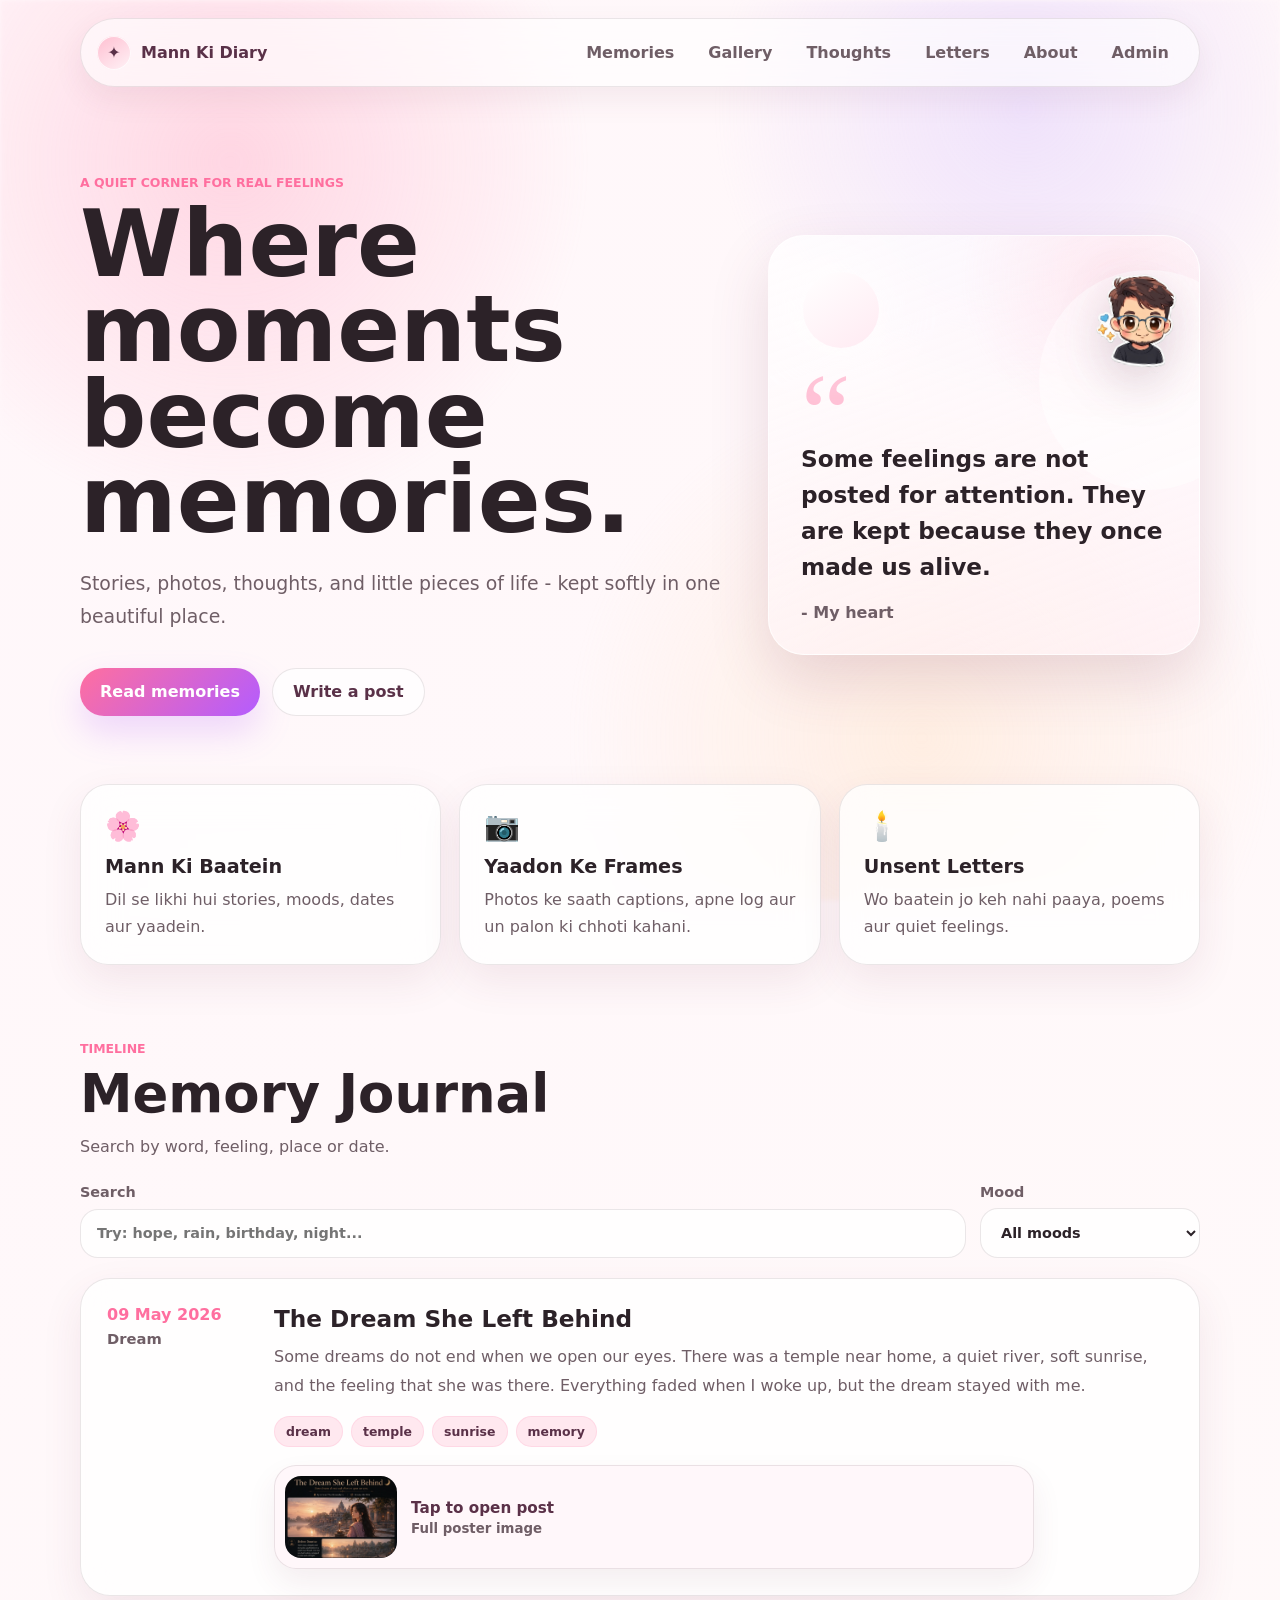
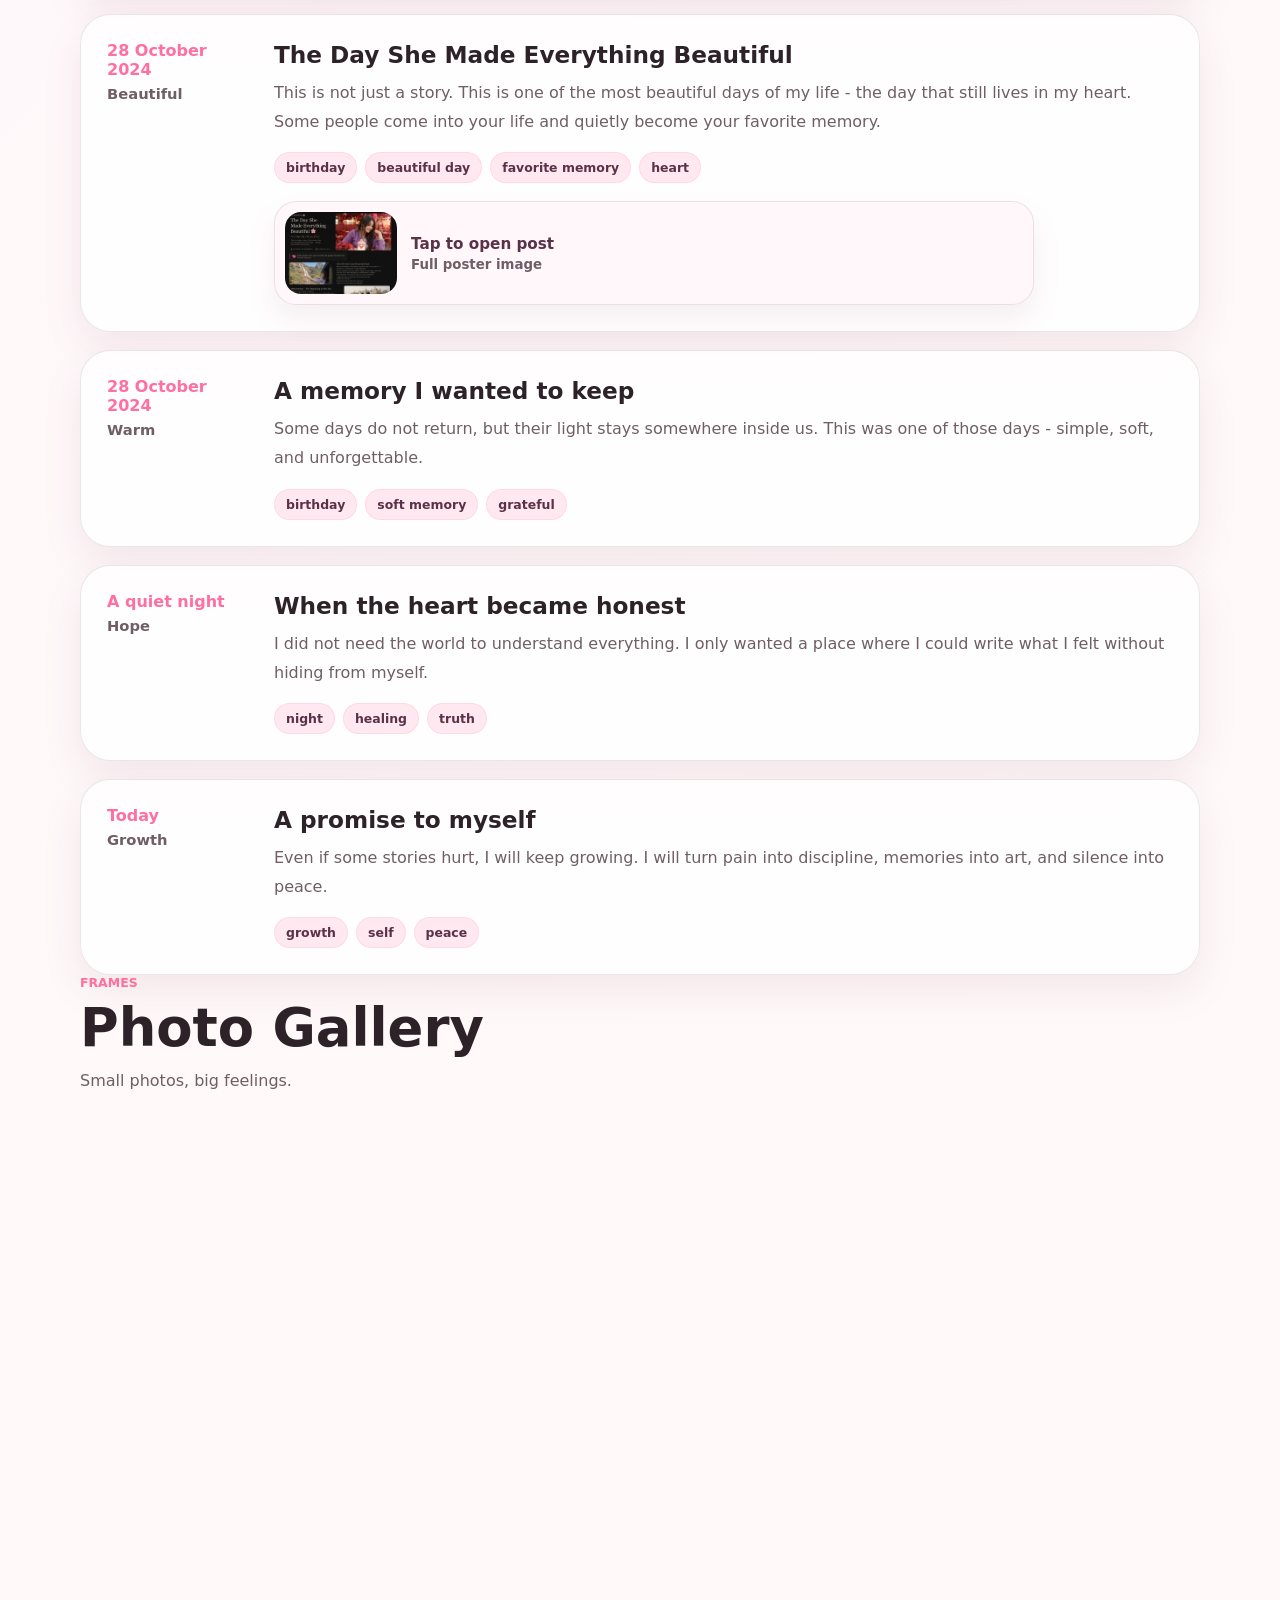
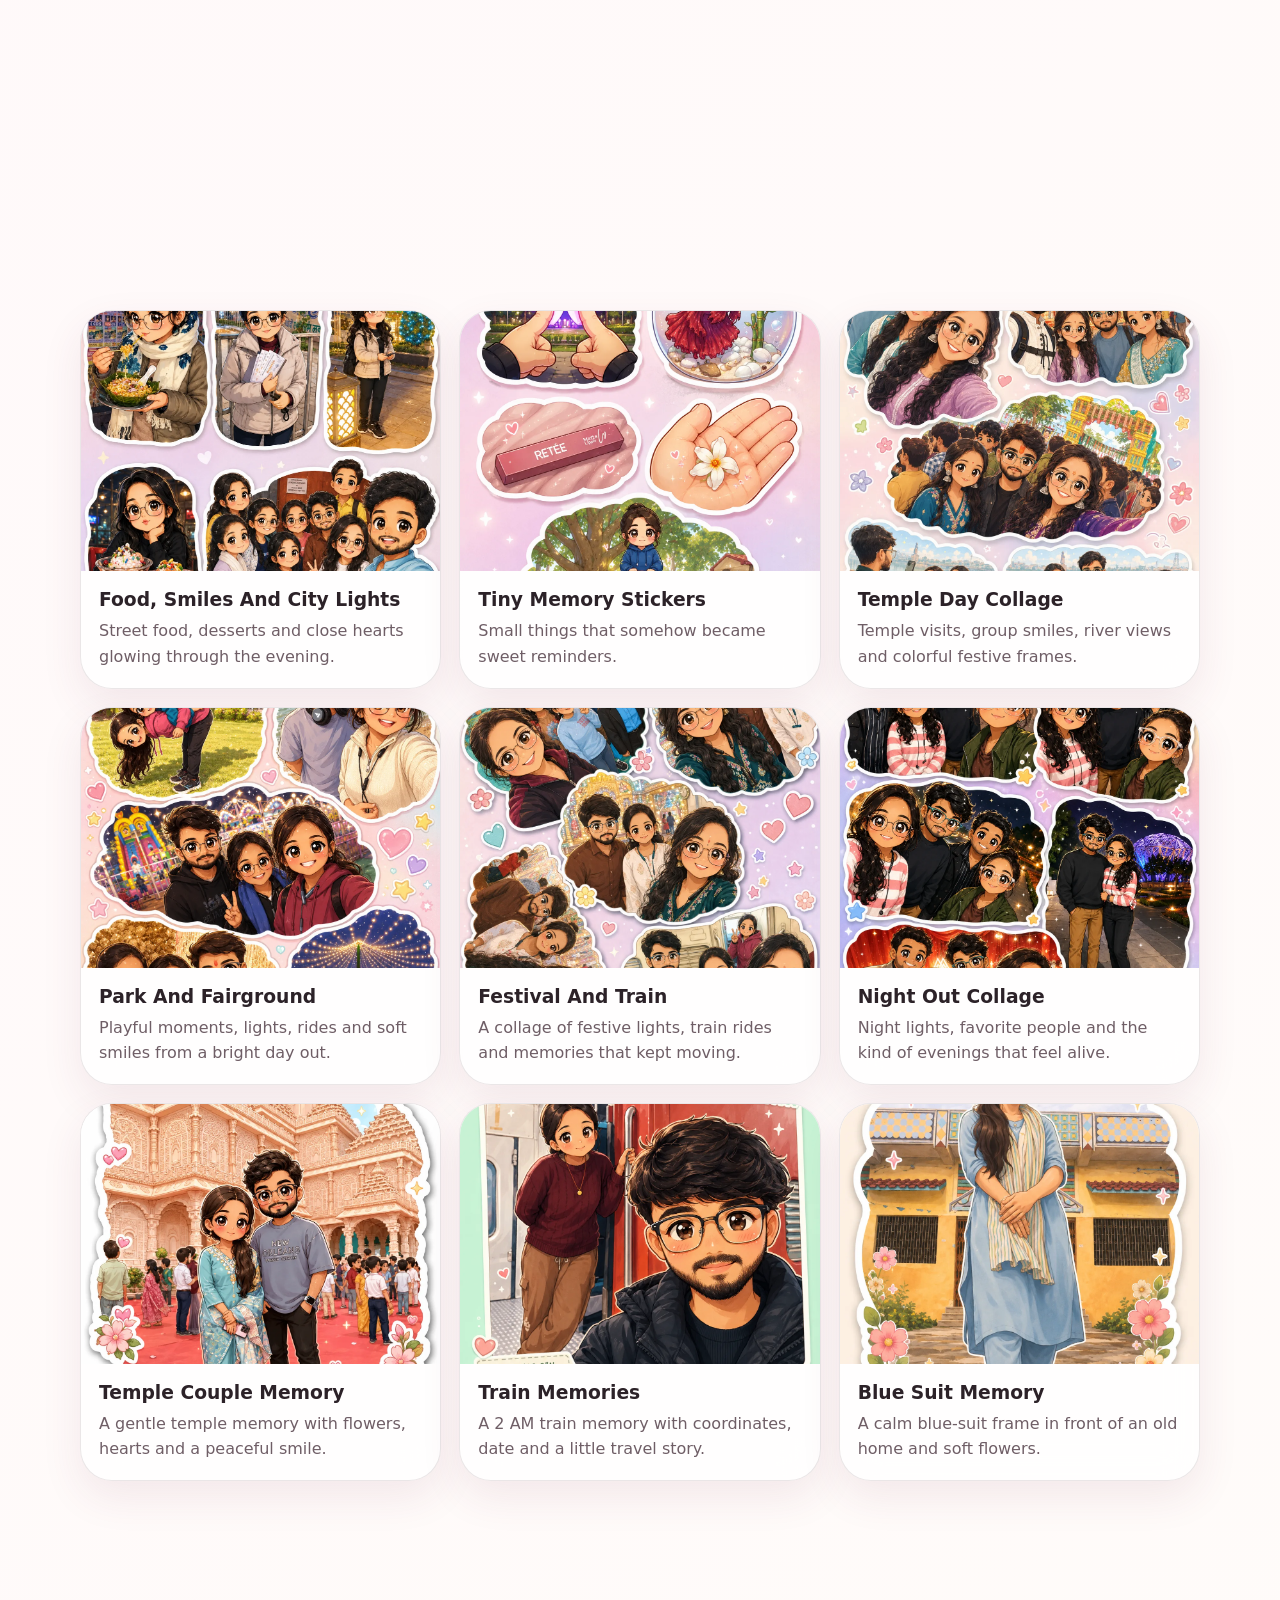
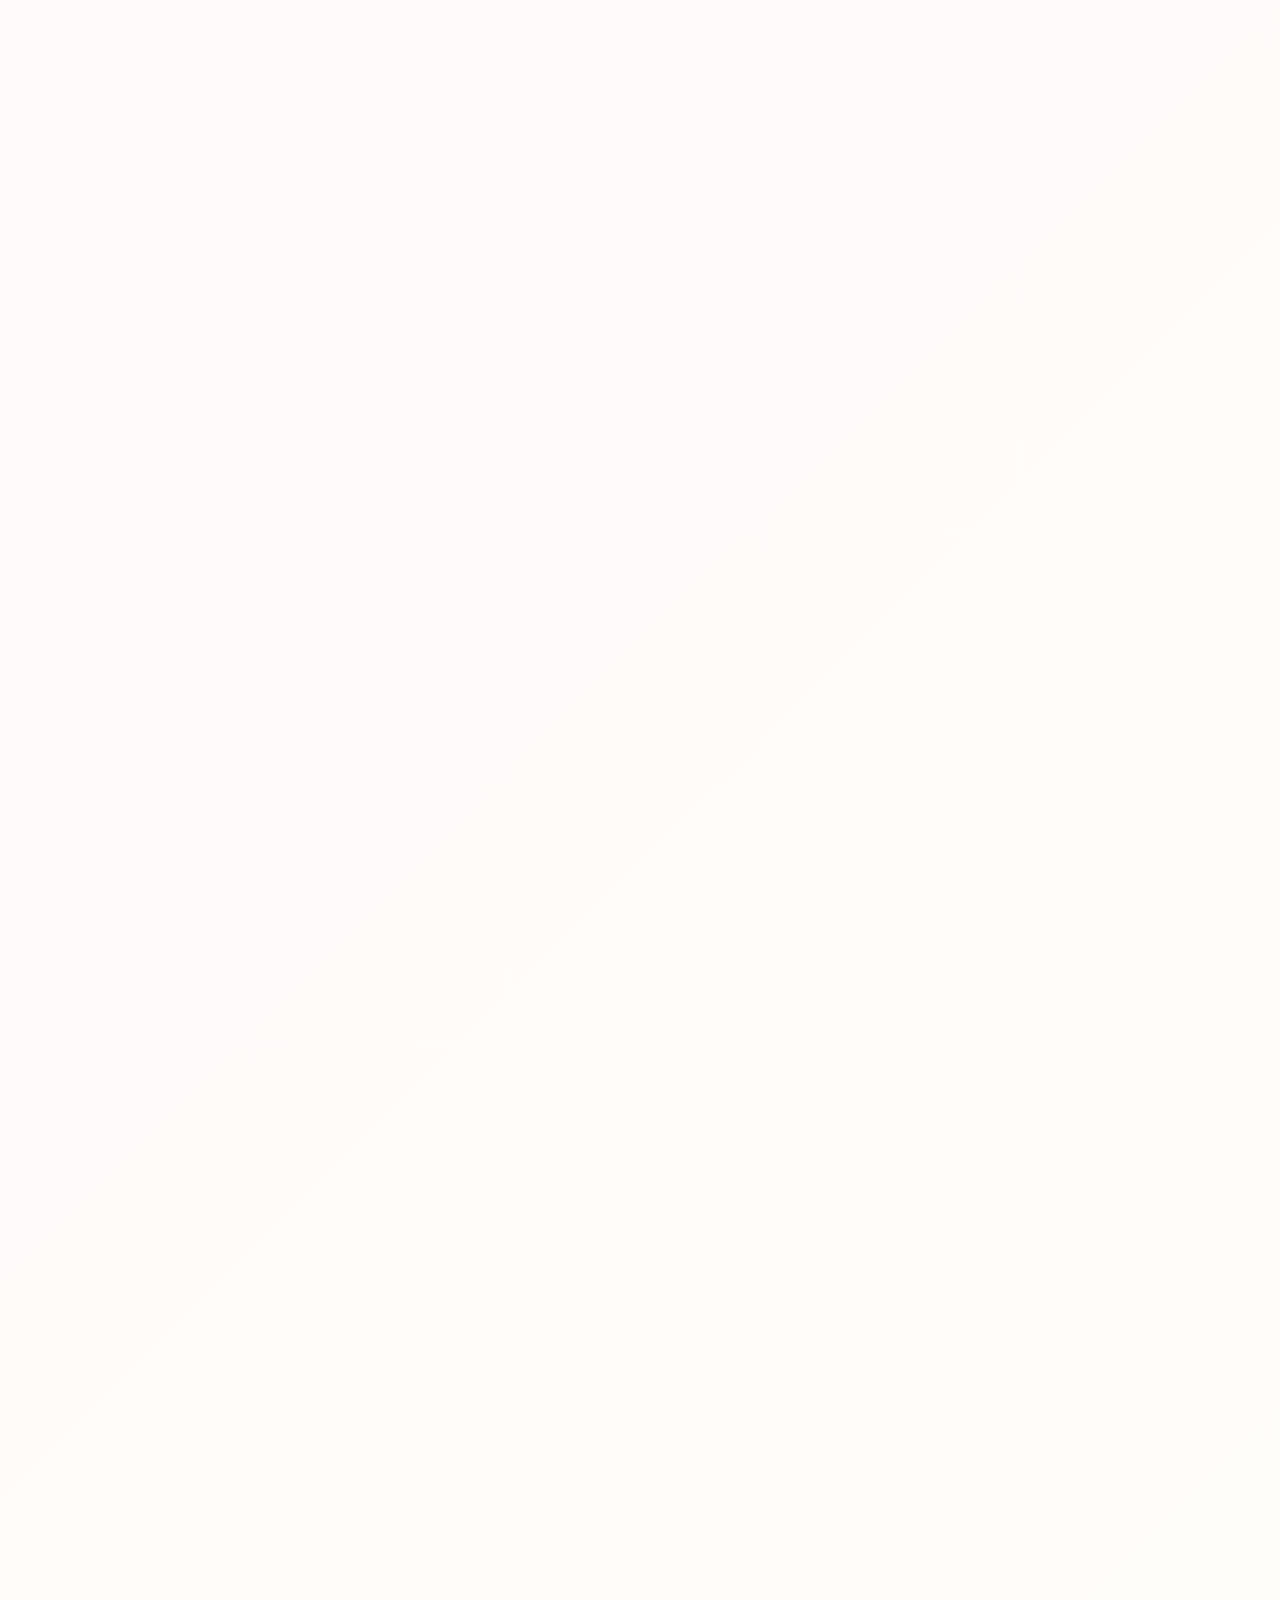
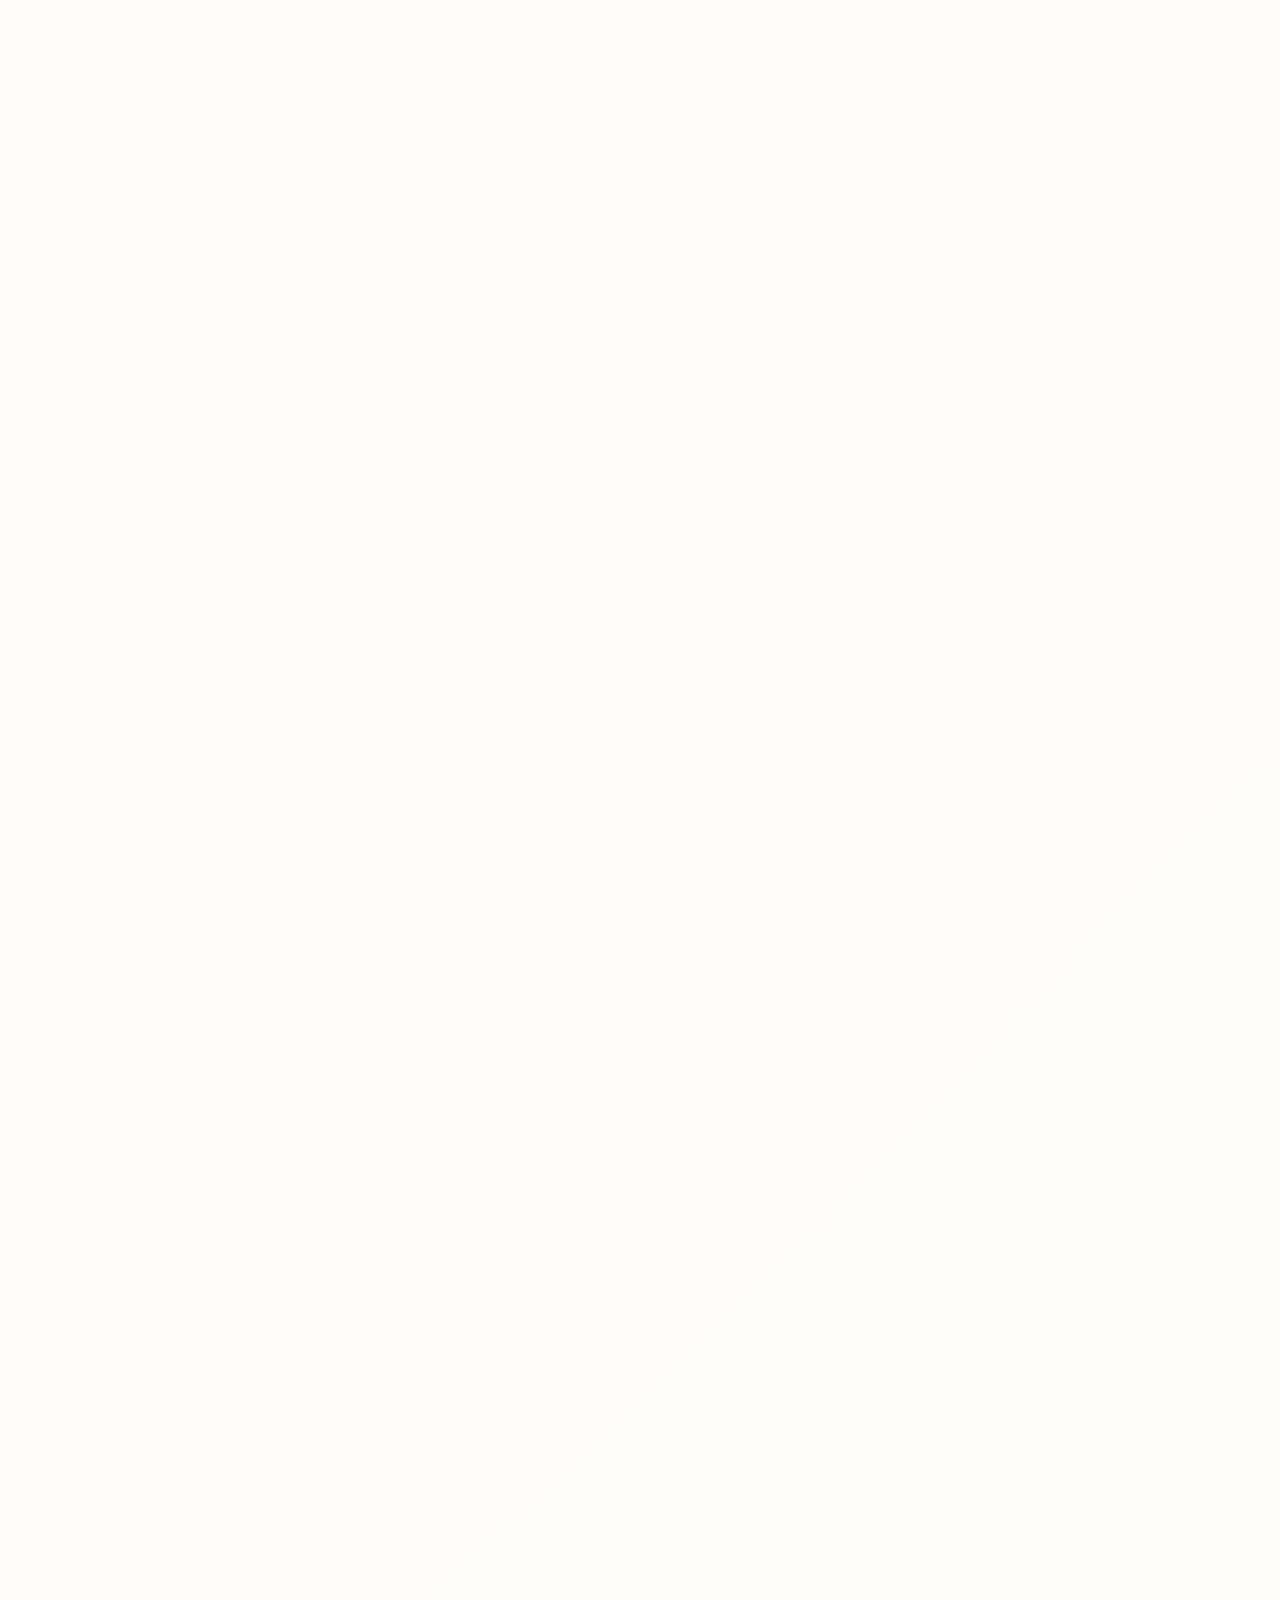
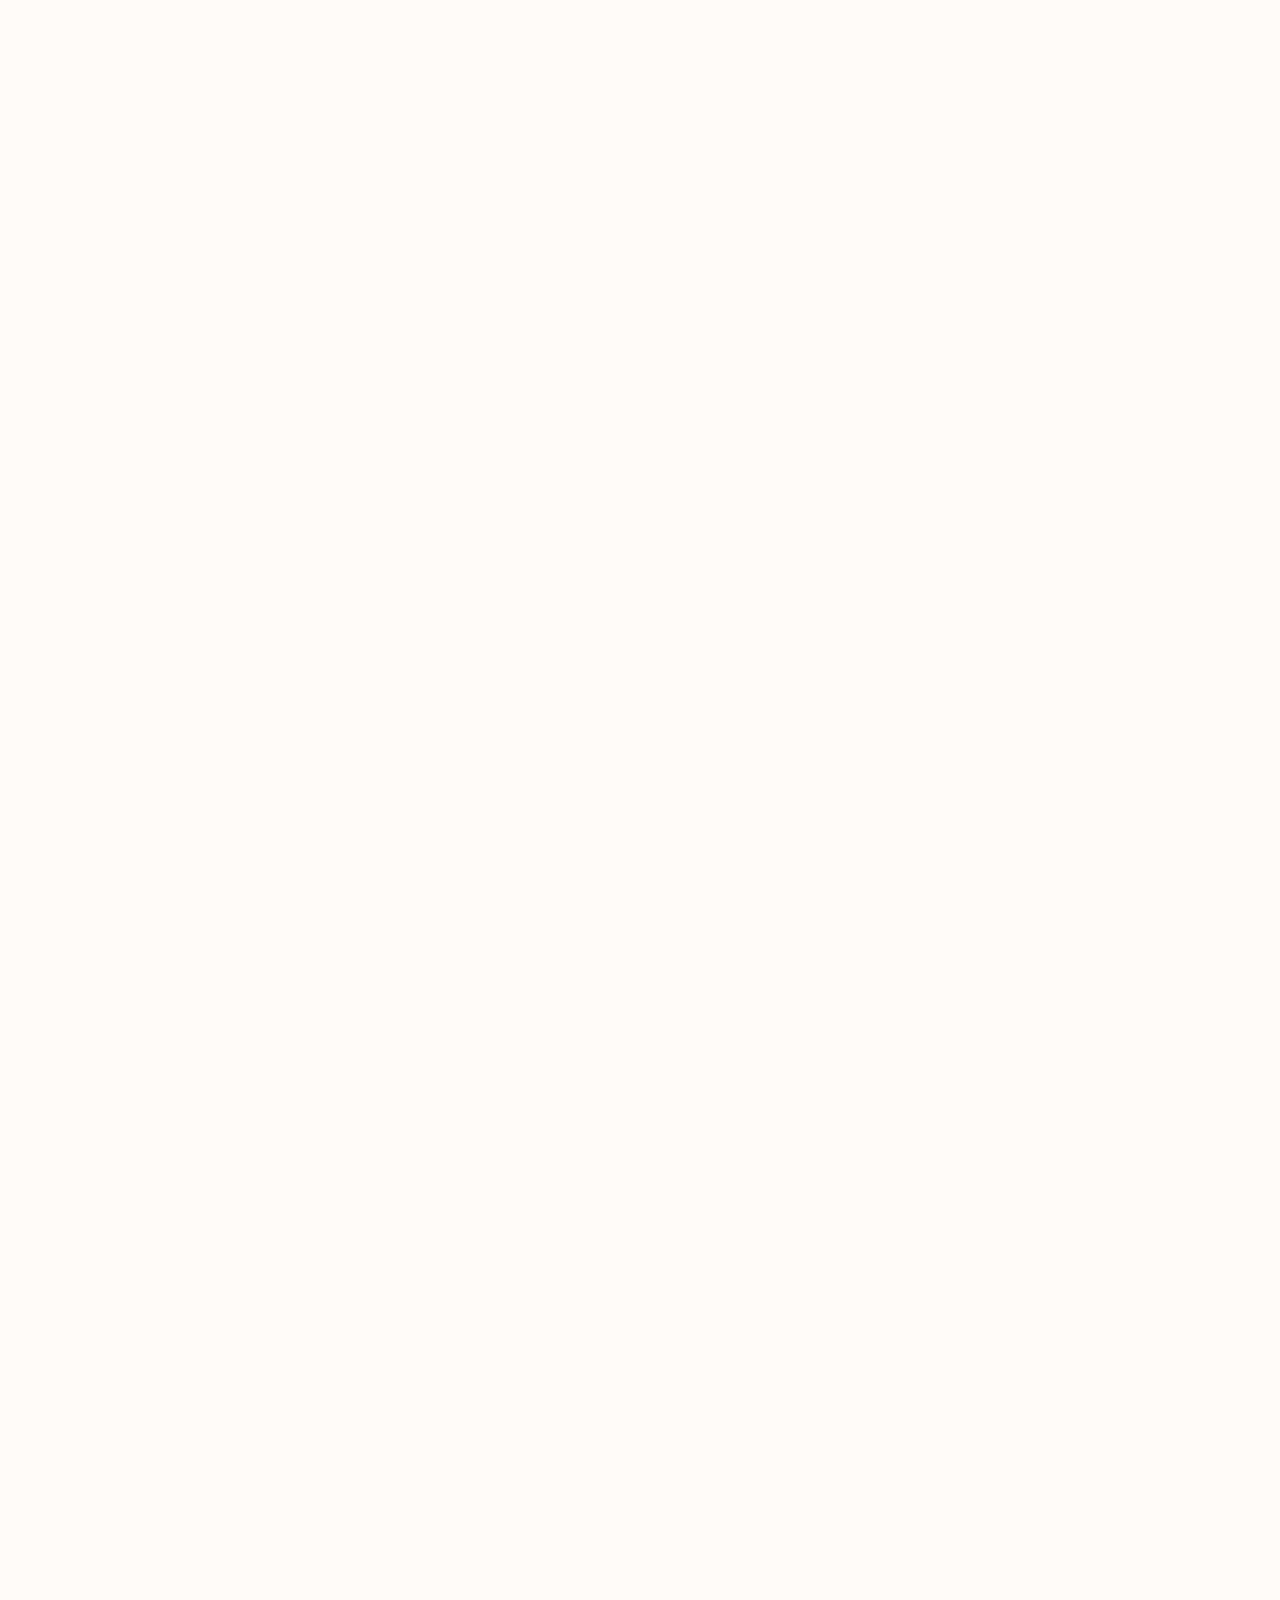
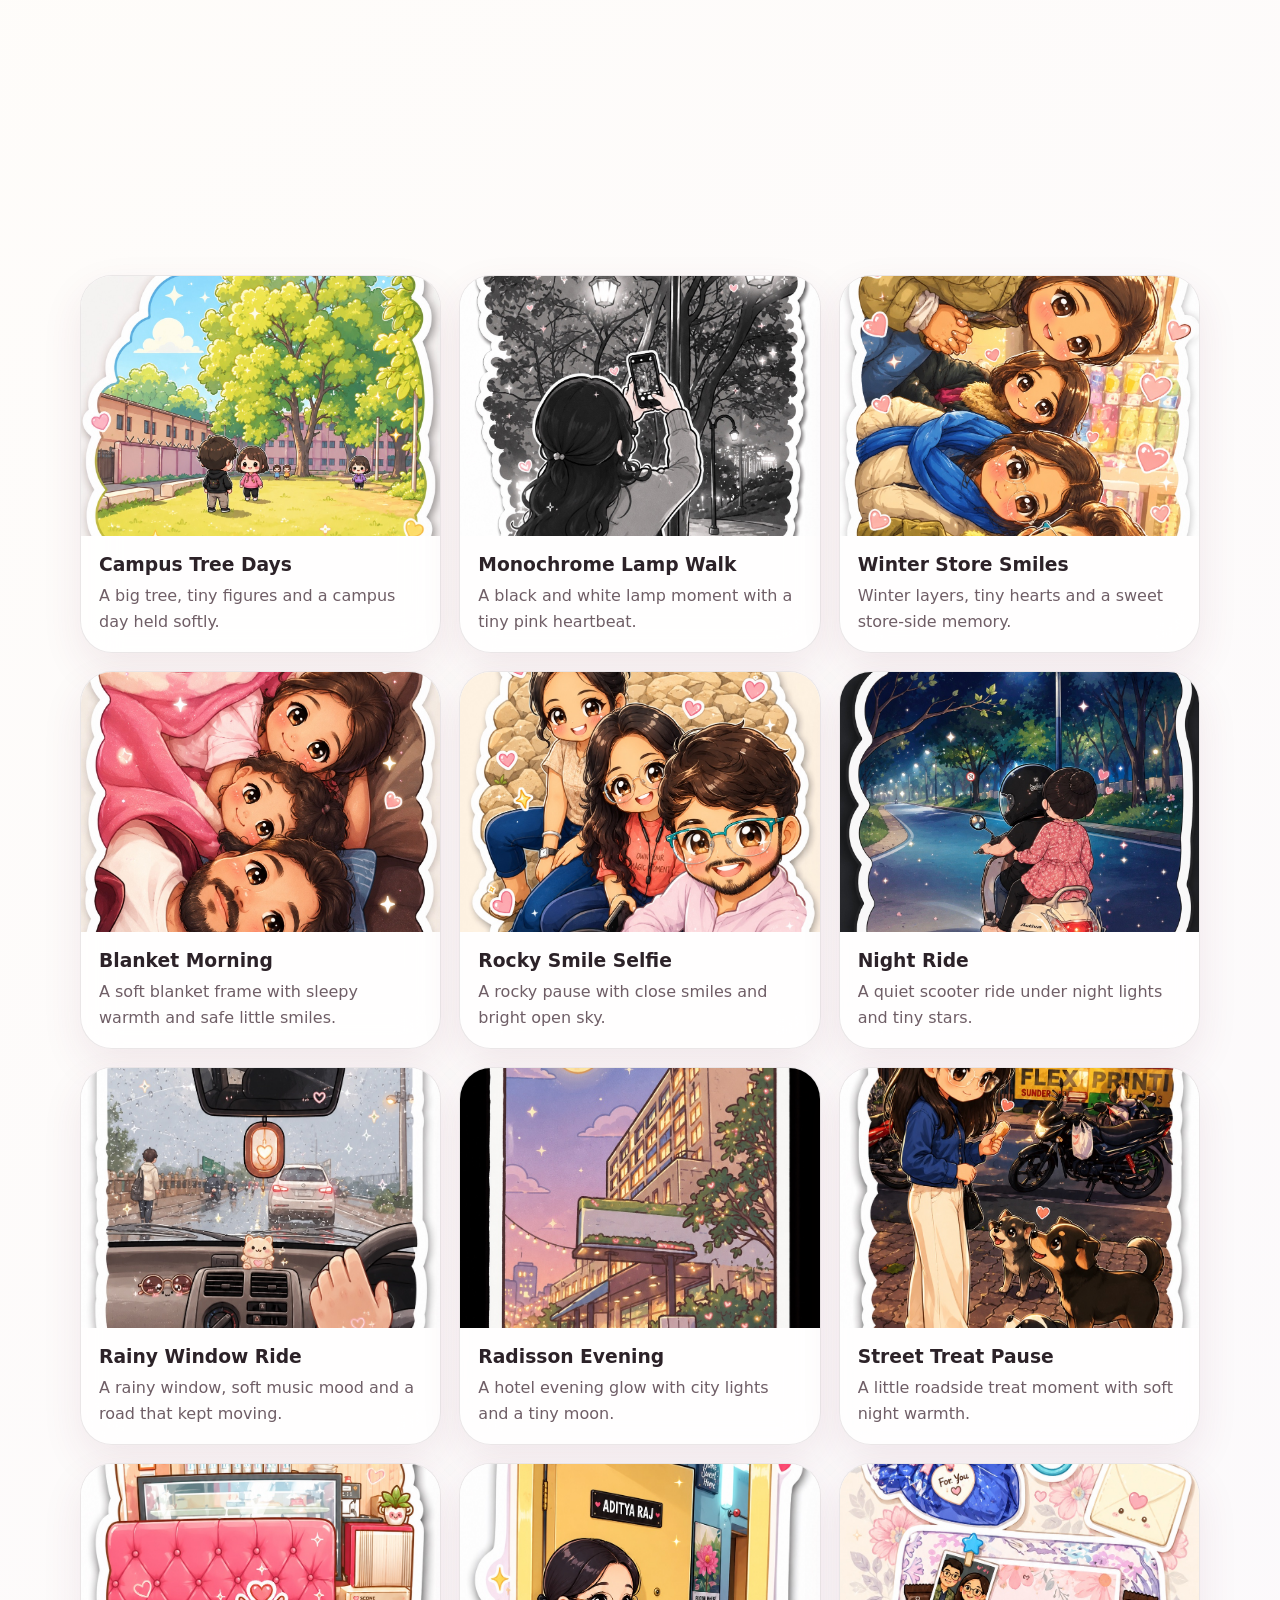
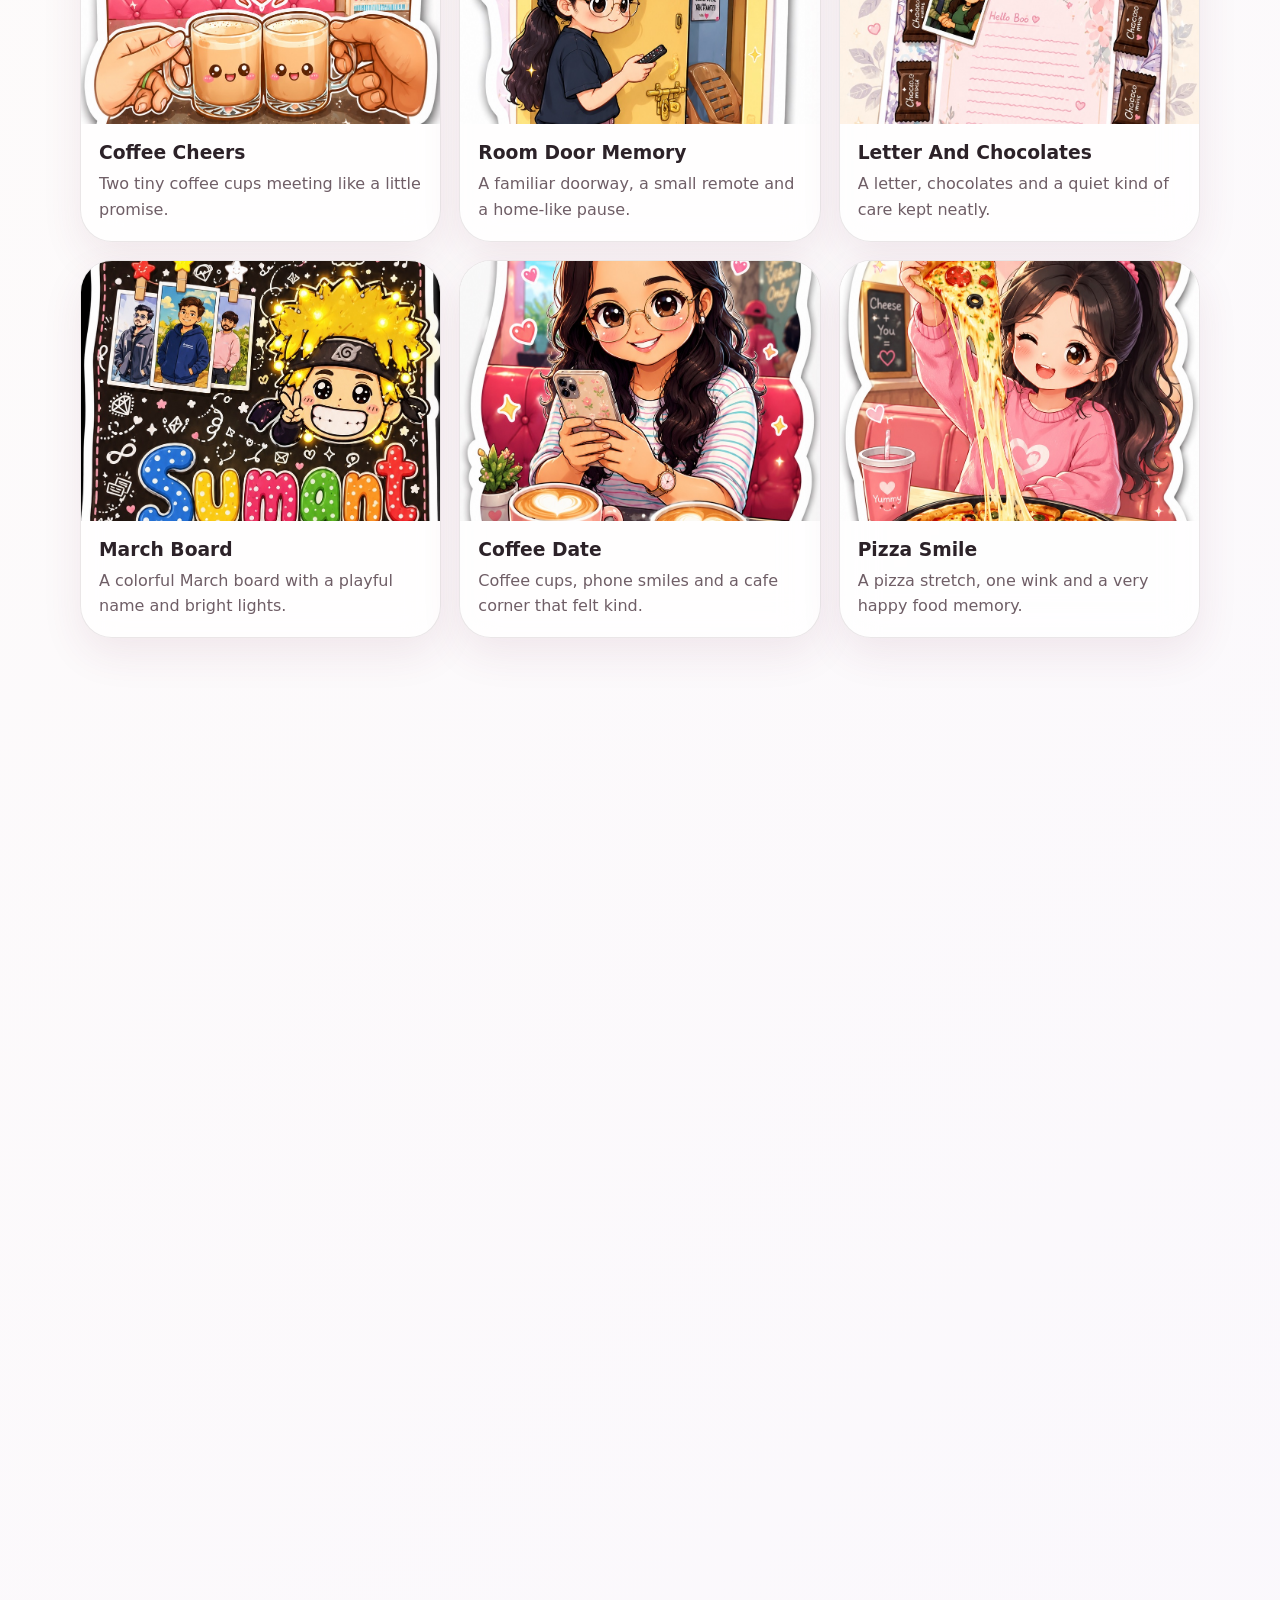
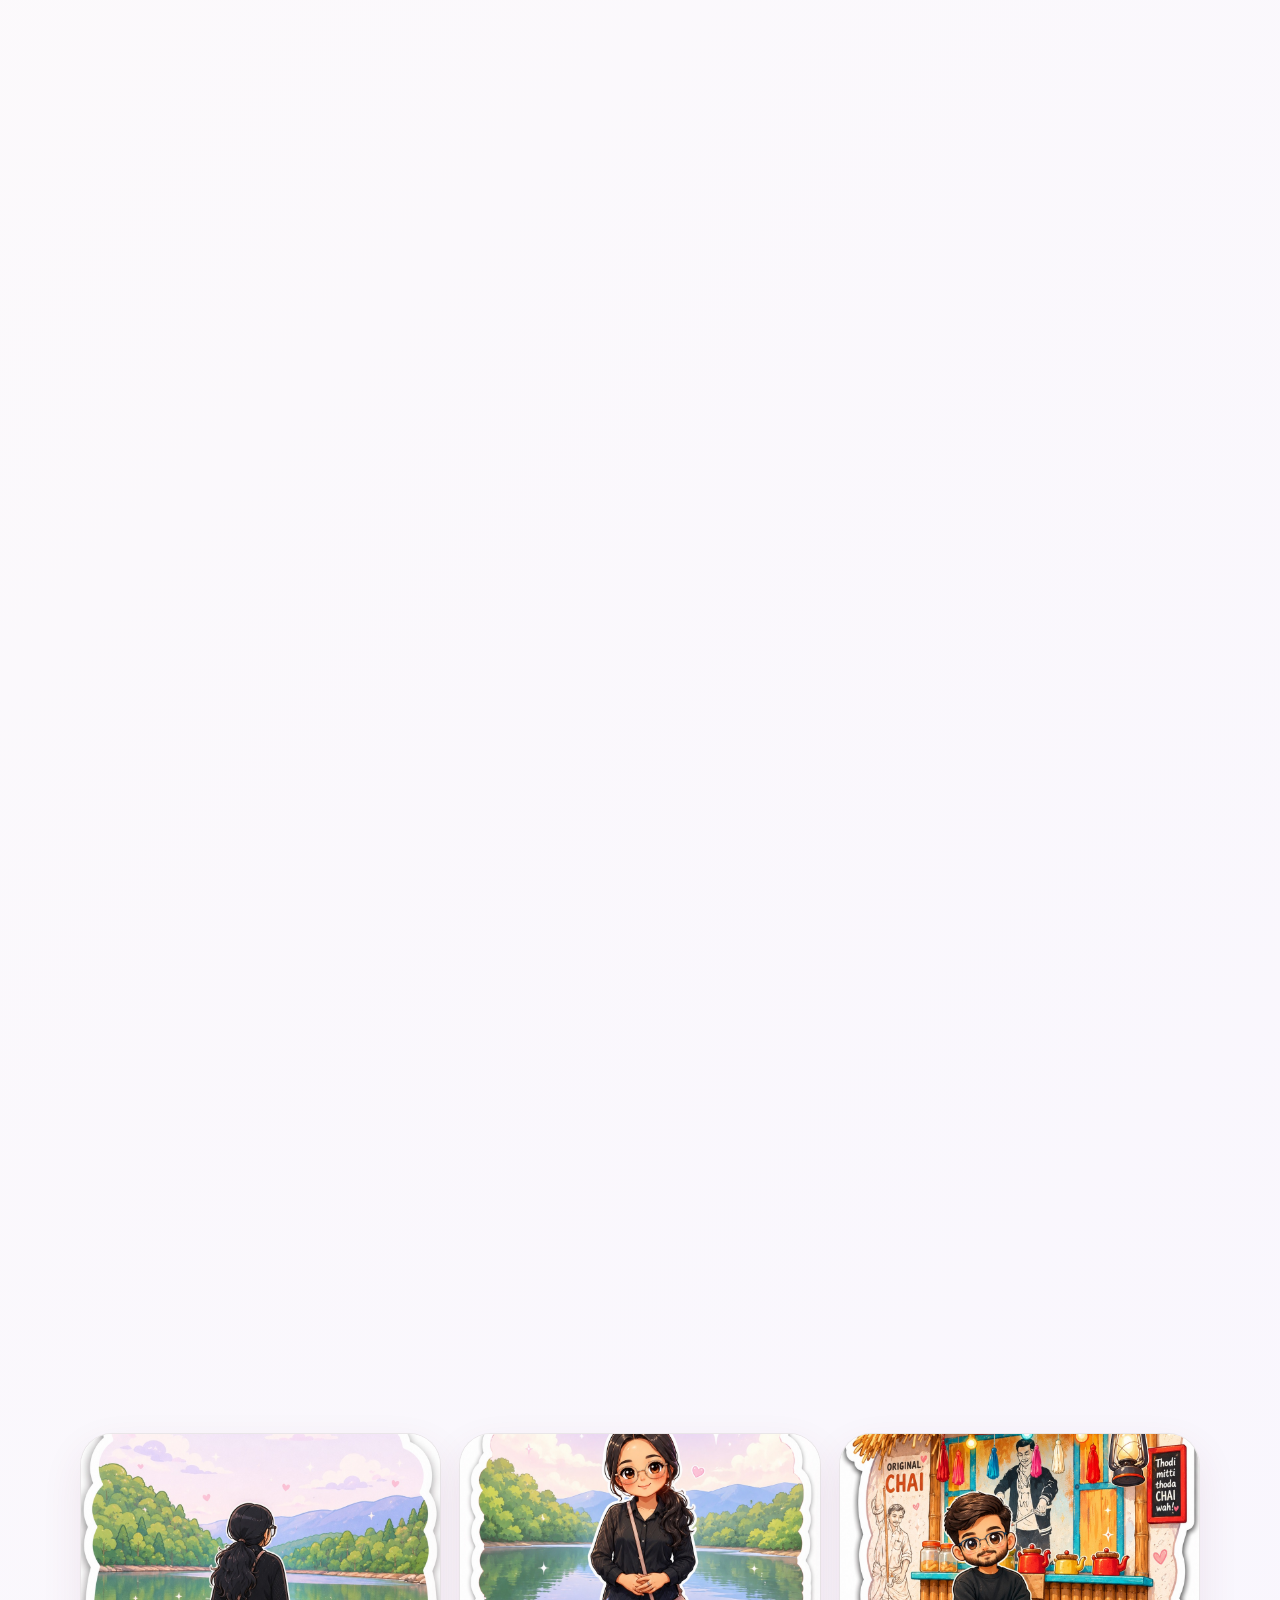
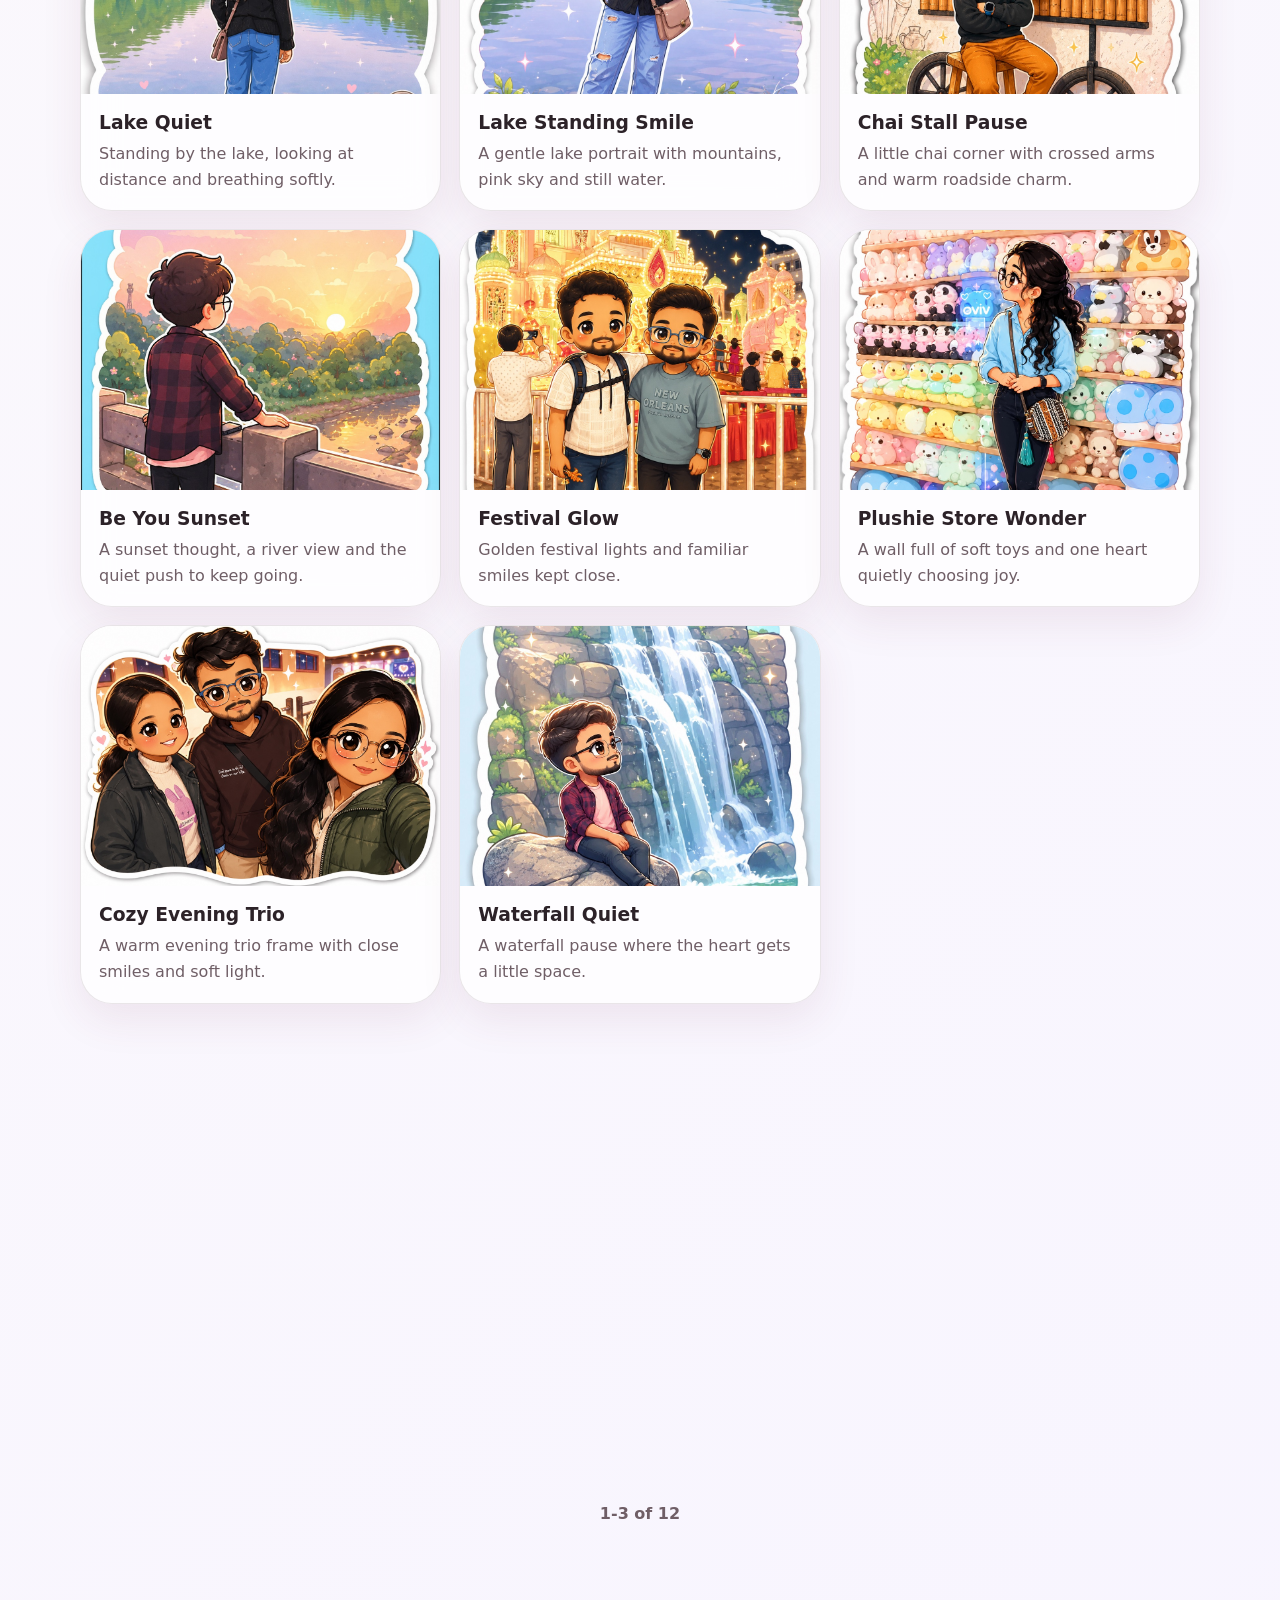
<file: index.html>
<!DOCTYPE html>
<html lang="en">
<head>
  <meta charset="UTF-8" />
  <meta name="viewport" content="width=device-width, initial-scale=1.0" />
  <title>Mann Ki Diary</title>
  <meta name="description" content="A soft personal blog-style memories page for stories, feelings, photos and life moments." />
  <meta name="robots" content="noindex, nofollow" />
  <meta property="og:title" content="Mann Ki Diary" />
  <meta property="og:description" content="Memories, photos, thoughts and letters kept softly in one beautiful place." />
  <meta property="og:image" content="https://sumant-work.github.io/mann-ki-diary/assets/thumbnail.png" />
  <meta property="og:type" content="website" />
  <meta name="twitter:card" content="summary_large_image" />
  <meta name="twitter:title" content="Mann Ki Diary" />
  <meta name="twitter:description" content="Memories, photos, thoughts and letters kept softly in one beautiful place." />
  <meta name="twitter:image" content="https://sumant-work.github.io/mann-ki-diary/assets/thumbnail.png" />
  <link rel="icon" href="assets/icons/favicon.svg" type="image/svg+xml" />
  <link rel="stylesheet" href="style.css?v=8" />
</head>
<body>
  <div class="soft-bg" aria-hidden="true"></div>
  <div class="petal-layer" aria-hidden="true">
    <span></span><span></span><span></span><span></span><span></span><span></span>
    <span></span><span></span><span></span><span></span><span></span><span></span>
  </div>

  <header class="site-header" id="top">
    <nav class="nav-shell" aria-label="Main navigation">
      <a class="brand" href="#top" aria-label="Go to top">
        <span class="brand-mark">✦</span>
        <span id="brandName">Mann Ki Diary</span>
      </a>
      <button class="menu-btn" id="menuBtn" aria-label="Open menu" aria-expanded="false">☰</button>
      <div class="nav-links" id="navLinks">
        <a href="#memories">Memories</a>
        <a href="#gallery">Gallery</a>
        <a href="#thoughts">Thoughts</a>
        <a href="#letters">Letters</a>
        <a href="#about">About</a>
        <a href="admin/">Admin</a>
      </div>
    </nav>

    <section class="hero section-wrap">
      <div class="hero-copy reveal">
        <p class="eyebrow" id="eyebrowText">A quiet corner for real feelings</p>
        <h1 id="heroTitle">Where moments become memories.</h1>
        <p class="hero-text" id="heroSubtitle">
          Stories, photos, thoughts, and little pieces of life—kept softly in one beautiful place.
        </p>
        <div class="hero-actions">
          <a class="primary-btn" href="#memories">Read memories</a>
          <a class="ghost-btn" href="admin/">Write a post</a>
        </div>
      </div>

      <aside class="hero-card reveal" aria-label="Featured thought">
        <img class="hero-sticker" src="assets/stickers/profile-sticker.png" alt="" aria-hidden="true" />
        <div class="moon"></div>
        <p class="quote-mark">“</p>
        <p id="featuredQuote">Some feelings are not posted for attention. They are kept because they once made us alive.</p>
        <span id="featuredBy">— My heart</span>
      </aside>
    </section>
  </header>

  <main>
    <section class="section-wrap intro-grid" aria-label="Website highlights">
      <article class="mini-card reveal">
        <span>🌸</span>
        <h3>Mann Ki Baatein</h3>
        <p>Dil se likhi hui stories, moods, dates aur yaadein.</p>
      </article>
      <article class="mini-card reveal">
        <span>📷</span>
        <h3>Yaadon Ke Frames</h3>
        <p>Photos ke saath captions, apne log aur un palon ki chhoti kahani.</p>
      </article>
      <article class="mini-card reveal">
        <span>🕯️</span>
        <h3>Unsent Letters</h3>
        <p>Wo baatein jo keh nahi paaya, poems aur quiet feelings.</p>
      </article>
    </section>

    <section class="section-wrap" id="memories">
      <div class="section-head reveal">
        <p class="eyebrow">Timeline</p>
        <h2>Memory Journal</h2>
        <p>Search by word, feeling, place or date.</p>
      </div>

      <div class="tools reveal">
        <label class="search-box">
          <span>Search</span>
          <input id="searchInput" type="search" placeholder="Try: hope, rain, birthday, night..." />
        </label>
        <label class="filter-box">
          <span>Mood</span>
          <select id="moodFilter">
            <option value="all">All moods</option>
          </select>
        </label>
      </div>

      <div class="memory-list" id="memoryList" aria-live="polite"></div>
    </section>

    <section class="section-wrap" id="gallery">
      <div class="section-head reveal">
        <p class="eyebrow">Frames</p>
        <h2>Photo Gallery</h2>
        <p>Small photos, big feelings.</p>
      </div>
      <div class="gallery-grid" id="galleryGrid"></div>
    </section>

    <section class="section-wrap split-section" id="thoughts">
      <div class="section-head reveal">
        <p class="eyebrow">Small thoughts</p>
        <h2>Little Lines</h2>
        <p>Short feelings, quick notes and lines worth saving.</p>
      </div>
      <div class="thought-carousel reveal" aria-label="Little Lines">
        <button class="thought-nav" id="thoughtPrev" type="button" aria-label="Previous thoughts" title="Previous thoughts">‹</button>
        <div class="thought-grid" id="thoughtGrid"></div>
        <button class="thought-nav" id="thoughtNext" type="button" aria-label="Next thoughts" title="Next thoughts">›</button>
      </div>
      <p class="thought-status" id="thoughtStatus"></p>
    </section>

    <section class="section-wrap split-section" id="letters">
      <div class="section-head reveal">
        <p class="eyebrow">Unsent words</p>
        <h2>Letters & Lines</h2>
        <p>For the words that needed a home.</p>
      </div>
      <div class="letter-board reveal" id="letterBoard"></div>
    </section>

    <section class="section-wrap about-section" id="about">
      <div class="about-card reveal">
        <p class="eyebrow">About this page</p>
        <h2 id="aboutTitle">A peaceful personal archive.</h2>
        <p id="aboutText">
          A place where thoughts slow down, memories breathe, and feelings find their own little sky. Here, I write the moments I could not say out loud — stories, emotions, dreams, growth, silence, and everything that made me who I am becoming.
        </p>
      </div>
    </section>
  </main>

  <div class="media-lightbox" id="mediaLightbox" hidden>
    <button class="media-lightbox__backdrop" id="mediaBackdrop" type="button" aria-label="Close media preview"></button>
    <div class="media-lightbox__panel" role="dialog" aria-modal="true" aria-labelledby="mediaTitle">
      <button class="media-lightbox__close" id="mediaClose" type="button" aria-label="Close media preview">×</button>
      <video id="lightboxVideo" controls autoplay muted loop playsinline></video>
      <img id="lightboxImage" alt="" hidden />
      <p id="mediaTitle"></p>
    </div>
  </div>

  <footer class="site-footer">
    <p id="footerText">Made with memories, softness and hope.</p>
    <div class="footer-links">
      <a href="admin/">Admin</a>
      <a href="#top">Back to top ↑</a>
    </div>
  </footer>

  <script src="https://identity.netlify.com/v1/netlify-identity-widget.js"></script>
  <script>
    if (window.netlifyIdentity) {
      window.netlifyIdentity.on("init", (user) => {
        if (!user) {
          window.netlifyIdentity.on("login", () => {
            document.location.href = "/admin/";
          });
        }
      });
    }
  </script>
  <script src="script.js?v=8"></script>
</body>
</html>
</file>
<file: style.css>
:root {
  --bg: #fff7fa;
  --bg-2: #fffdf9;
  --ink: #2c2228;
  --muted: #6f5e66;
  --soft: rgba(255, 255, 255, 0.68);
  --card: rgba(255, 255, 255, 0.76);
  --line: rgba(82, 56, 69, 0.12);
  --pink: #f59ab8;
  --rose: #ff6f9f;
  --plum: #5a3148;
  --shadow: 0 24px 60px rgba(120, 48, 78, 0.16);
  --radius: 28px;
}

* { box-sizing: border-box; }

html {
  scroll-behavior: smooth;
}

body {
  margin: 0;
  min-height: 100vh;
  color: var(--ink);
  background: linear-gradient(135deg, #fff7fa 0%, #fffdf9 48%, #f7f4ff 100%);
  font-family: ui-sans-serif, system-ui, -apple-system, BlinkMacSystemFont, "Segoe UI", sans-serif;
  overflow-x: hidden;
}

body::selection {
  background: #ffd0df;
}

.soft-bg {
  position: fixed;
  inset: 0;
  pointer-events: none;
  background:
    radial-gradient(circle at 18% 18%, rgba(255, 153, 185, 0.35), transparent 28%),
    radial-gradient(circle at 80% 12%, rgba(210, 186, 255, 0.35), transparent 24%),
    radial-gradient(circle at 72% 82%, rgba(255, 216, 178, 0.32), transparent 30%);
  filter: blur(2px);
  z-index: -3;
}

.petal-layer {
  position: fixed;
  inset: 0;
  pointer-events: none;
  overflow: hidden;
  z-index: -1;
}

.petal-layer span {
  position: absolute;
  top: -10%;
  width: 14px;
  height: 22px;
  border-radius: 90% 10% 90% 10%;
  background: rgba(255, 143, 177, 0.42);
  animation: fall linear infinite;
  transform: rotate(20deg);
}

.petal-layer span:nth-child(1) { left: 6%; animation-duration: 13s; animation-delay: 0s; }
.petal-layer span:nth-child(2) { left: 15%; animation-duration: 17s; animation-delay: 3s; }
.petal-layer span:nth-child(3) { left: 24%; animation-duration: 12s; animation-delay: 1s; }
.petal-layer span:nth-child(4) { left: 33%; animation-duration: 19s; animation-delay: 5s; }
.petal-layer span:nth-child(5) { left: 45%; animation-duration: 15s; animation-delay: 2s; }
.petal-layer span:nth-child(6) { left: 55%; animation-duration: 21s; animation-delay: 4s; }
.petal-layer span:nth-child(7) { left: 64%; animation-duration: 14s; animation-delay: 1s; }
.petal-layer span:nth-child(8) { left: 72%; animation-duration: 18s; animation-delay: 6s; }
.petal-layer span:nth-child(9) { left: 80%; animation-duration: 16s; animation-delay: 0s; }
.petal-layer span:nth-child(10) { left: 88%; animation-duration: 20s; animation-delay: 3s; }
.petal-layer span:nth-child(11) { left: 92%; animation-duration: 11s; animation-delay: 2s; }
.petal-layer span:nth-child(12) { left: 38%; animation-duration: 23s; animation-delay: 7s; }

@keyframes fall {
  0% { transform: translate3d(0, -10vh, 0) rotate(0deg); opacity: 0; }
  12% { opacity: 1; }
  100% { transform: translate3d(80px, 112vh, 0) rotate(360deg); opacity: 0; }
}

.section-wrap {
  width: min(1120px, calc(100% - 36px));
  margin: 0 auto;
}

.site-header {
  padding-top: 18px;
}

.nav-shell {
  width: min(1120px, calc(100% - 36px));
  margin: 0 auto;
  display: flex;
  align-items: center;
  justify-content: space-between;
  padding: 14px 16px;
  border: 1px solid var(--line);
  border-radius: 999px;
  background: rgba(255, 255, 255, 0.6);
  backdrop-filter: blur(18px);
  box-shadow: 0 12px 30px rgba(120, 48, 78, 0.08);
  position: sticky;
  top: 14px;
  z-index: 20;
}

.brand {
  display: inline-flex;
  align-items: center;
  gap: 10px;
  color: var(--plum);
  font-weight: 800;
  text-decoration: none;
  letter-spacing: 0;
}

.brand-mark {
  display: grid;
  place-items: center;
  width: 34px;
  height: 34px;
  border-radius: 50%;
  background: linear-gradient(145deg, #ffbed0, #fff3f7);
  box-shadow: inset 0 0 0 1px rgba(255,255,255,.8);
}

.nav-links {
  display: flex;
  align-items: center;
  gap: 6px;
}

.nav-links a {
  color: var(--muted);
  text-decoration: none;
  padding: 10px 14px;
  border-radius: 999px;
  font-weight: 650;
  transition: 180ms ease;
}

.nav-links a:hover {
  color: var(--plum);
  background: rgba(255, 226, 235, 0.85);
}

.menu-btn {
  display: none;
  border: 0;
  width: 40px;
  height: 40px;
  border-radius: 50%;
  background: #ffe7ef;
  color: var(--plum);
  font-size: 22px;
}

.hero {
  display: grid;
  grid-template-columns: minmax(0, 1.1fr) minmax(280px, 0.72fr);
  gap: 28px;
  align-items: center;
  padding: 88px 0 48px;
}

.eyebrow {
  color: var(--rose);
  font-size: 0.78rem;
  font-weight: 850;
  text-transform: uppercase;
  letter-spacing: 0;
  margin: 0 0 12px;
}

.hero h1 {
  font-size: 5.8rem;
  line-height: 0.92;
  letter-spacing: 0;
  margin: 0;
  max-width: 850px;
}

.hero-text {
  color: var(--muted);
  font-size: 1.18rem;
  line-height: 1.75;
  max-width: 690px;
  margin: 24px 0 0;
}

.hero-actions {
  display: flex;
  flex-wrap: wrap;
  gap: 12px;
  margin-top: 34px;
}

.primary-btn,
.ghost-btn {
  display: inline-flex;
  align-items: center;
  justify-content: center;
  min-height: 48px;
  padding: 0 20px;
  border-radius: 999px;
  text-decoration: none;
  font-weight: 800;
}

.primary-btn {
  color: #fff;
  background: linear-gradient(135deg, #ff6f9f, #b35cff);
  box-shadow: 0 16px 34px rgba(179, 92, 255, 0.22);
}

.ghost-btn {
  color: var(--plum);
  border: 1px solid var(--line);
  background: rgba(255, 255, 255, 0.72);
}

.hero-card {
  min-height: 420px;
  border-radius: 36px;
  border: 1px solid rgba(255, 255, 255, 0.72);
  background:
    linear-gradient(160deg, rgba(255,255,255,.72), rgba(255,239,246,.52)),
    radial-gradient(circle at 80% 10%, rgba(255, 157, 188, .55), transparent 30%);
  box-shadow: var(--shadow);
  padding: 32px;
  display: flex;
  flex-direction: column;
  justify-content: flex-end;
  position: relative;
  overflow: hidden;
}

.hero-card::before {
  content: "";
  position: absolute;
  width: 220px;
  height: 220px;
  border-radius: 50%;
  background: rgba(255, 255, 255, 0.46);
  top: 34px;
  right: -60px;
}

.moon {
  position: absolute;
  width: 76px;
  height: 76px;
  border-radius: 50%;
  top: 36px;
  left: 34px;
  background: linear-gradient(145deg, #fff, #ffeaf2);
  box-shadow: 0 0 60px rgba(255,255,255,.95);
}

.hero-sticker {
  position: absolute;
  top: 22px;
  right: 24px;
  width: 86px;
  height: auto;
  z-index: 2;
  transform: rotate(6deg);
  filter: drop-shadow(0 16px 22px rgba(89, 44, 69, 0.18));
  pointer-events: none;
}

.quote-mark {
  margin: 0;
  font-size: 7rem;
  line-height: 0.5;
  color: rgba(255, 111, 159, .42);
  font-family: Georgia, serif;
}

#featuredQuote {
  position: relative;
  font-size: 1.45rem;
  line-height: 1.55;
  font-weight: 750;
  letter-spacing: 0;
  margin: 0 0 18px;
}

#featuredBy {
  color: var(--muted);
  font-weight: 700;
}

.intro-grid {
  display: grid;
  grid-template-columns: repeat(3, minmax(0, 1fr));
  gap: 18px;
  padding: 20px 0 76px;
}

.mini-card,
.memory-card,
.gallery-card,
.thought-card,
.letter-card,
.about-card {
  border: 1px solid var(--line);
  background: var(--card);
  backdrop-filter: blur(18px);
  box-shadow: 0 16px 42px rgba(120, 48, 78, 0.09);
}

.mini-card {
  border-radius: var(--radius);
  padding: 24px;
}

.mini-card span {
  font-size: 1.8rem;
}

.mini-card h3 {
  margin: 12px 0 8px;
  font-size: 1.2rem;
}

.mini-card p {
  color: var(--muted);
  line-height: 1.7;
  margin: 0;
}

.section-head {
  margin-bottom: 24px;
}

.section-head h2 {
  font-size: 3.3rem;
  line-height: 1;
  letter-spacing: 0;
  margin: 0;
}

.section-head p:not(.eyebrow) {
  color: var(--muted);
  margin: 12px 0 0;
  line-height: 1.7;
}

.tools {
  display: grid;
  grid-template-columns: minmax(0, 1fr) 220px;
  gap: 14px;
  margin-bottom: 20px;
}

.search-box,
.filter-box {
  display: grid;
  gap: 8px;
  color: var(--muted);
  font-size: 0.9rem;
  font-weight: 800;
}

input,
select {
  width: 100%;
  border: 1px solid var(--line);
  border-radius: 18px;
  background: rgba(255,255,255,.82);
  padding: 15px 16px;
  color: var(--ink);
  font: inherit;
  outline: none;
}

input:focus,
select:focus {
  border-color: rgba(255, 111, 159, .6);
  box-shadow: 0 0 0 4px rgba(255, 111, 159, .12);
}

.memory-list {
  display: grid;
  gap: 18px;
}

.memory-card {
  border-radius: 30px;
  padding: 26px;
  display: grid;
  grid-template-columns: 145px minmax(0, 1fr);
  gap: 22px;
  transition: transform 180ms ease, box-shadow 180ms ease;
}

.memory-card:hover {
  transform: translateY(-4px);
  box-shadow: 0 24px 58px rgba(120, 48, 78, 0.14);
}

.memory-date {
  color: var(--rose);
  font-weight: 900;
  letter-spacing: 0;
}

.memory-date span {
  display: block;
  color: var(--muted);
  font-weight: 700;
  font-size: 0.92rem;
  margin-top: 6px;
}

.memory-content h3 {
  margin: 0 0 10px;
  font-size: 1.45rem;
  letter-spacing: 0;
}

.memory-content p {
  margin: 0;
  color: var(--muted);
  line-height: 1.82;
}

.memory-post {
  margin-top: 18px;
  max-width: 760px;
}

.memory-preview {
  display: grid;
  grid-template-columns: 112px minmax(0, 1fr);
  gap: 14px;
  align-items: center;
  border: 1px solid rgba(82, 56, 69, 0.12);
  border-radius: 22px;
  padding: 10px;
  background: rgba(255, 246, 250, 0.84);
  cursor: pointer;
  box-shadow: 0 14px 30px rgba(120, 48, 78, 0.08);
}

.memory-preview::-webkit-details-marker {
  display: none;
}

.memory-preview::marker {
  content: "";
}

.memory-preview img {
  width: 112px;
  height: 82px;
  border-radius: 16px;
  object-fit: cover;
  object-position: top center;
}

.memory-preview-text {
  display: grid;
  gap: 4px;
  color: var(--plum);
}

.memory-preview-text strong {
  font-size: 0.95rem;
}

.memory-preview-text small {
  color: var(--muted);
  font-weight: 750;
}

.open-label,
.memory-post[open] .closed-label {
  display: none;
}

.memory-post[open] .open-label {
  display: inline;
}

.memory-image {
  display: block;
  margin-top: 18px;
  max-width: 760px;
  border-radius: 22px;
  overflow: hidden;
  border: 1px solid rgba(82, 56, 69, 0.1);
  background: rgba(255, 255, 255, 0.72);
  box-shadow: 0 18px 38px rgba(120, 48, 78, 0.1);
}

.memory-image img {
  display: block;
  width: 100%;
  height: auto;
}

.tags {
  display: flex;
  flex-wrap: wrap;
  gap: 8px;
  margin-top: 16px;
}

.tags span {
  font-size: 0.78rem;
  font-weight: 850;
  color: var(--plum);
  background: rgba(255, 227, 236, 0.82);
  border: 1px solid rgba(255, 111, 159, .12);
  padding: 7px 11px;
  border-radius: 999px;
}

.gallery-grid {
  display: grid;
  grid-template-columns: repeat(3, minmax(0, 1fr));
  gap: 18px;
  margin-bottom: 76px;
}

.gallery-card {
  min-height: 360px;
  border-radius: 32px;
  overflow: hidden;
  position: relative;
}

.gallery-photo {
  display: block;
  color: inherit;
  text-decoration: none;
  position: relative;
}

.gallery-photo img,
.gallery-photo video,
.gallery-placeholder {
  width: 100%;
  height: 260px;
  object-fit: cover;
  display: block;
}

.gallery-placeholder {
  display: grid;
  place-items: center;
  font-size: 3rem;
  background: linear-gradient(135deg, #ffe3ec, #f7f1ff 60%, #fff7d9);
}

.gallery-play {
  position: absolute;
  inset: 50% auto auto 50%;
  width: 54px;
  height: 54px;
  border-radius: 50%;
  display: grid;
  place-items: center;
  transform: translate(-50%, -50%);
  color: #fff;
  background: rgba(44, 34, 40, 0.72);
  box-shadow: 0 14px 28px rgba(44, 34, 40, 0.22);
  font-size: 1.25rem;
  line-height: 1;
  pointer-events: none;
}

.media-lightbox[hidden] {
  display: none;
}

.media-lightbox {
  position: fixed;
  inset: 0;
  z-index: 80;
  display: grid;
  place-items: center;
  padding: 22px;
}

.media-lightbox__backdrop {
  position: absolute;
  inset: 0;
  border: 0;
  background: rgba(44, 34, 40, 0.62);
  backdrop-filter: blur(10px);
  cursor: pointer;
}

.media-lightbox__panel {
  position: relative;
  width: min(92vw, 760px);
  border-radius: 28px;
  padding: 16px;
  background: rgba(255, 255, 255, 0.94);
  box-shadow: 0 32px 80px rgba(44, 34, 40, 0.28);
}

.media-lightbox__panel video,
.media-lightbox__panel img {
  width: 100%;
  max-height: 76vh;
  display: block;
  border-radius: 20px;
  background: #1f171c;
  object-fit: contain;
}

.media-lightbox__panel img[hidden],
.media-lightbox__panel video[hidden] {
  display: none;
}

.media-lightbox__close {
  position: absolute;
  top: -14px;
  right: -14px;
  width: 42px;
  height: 42px;
  border: 1px solid var(--line);
  border-radius: 50%;
  color: var(--plum);
  background: #fff;
  box-shadow: 0 14px 28px rgba(44, 34, 40, 0.18);
  cursor: pointer;
  font-size: 1.5rem;
  line-height: 1;
}

#mediaTitle {
  margin: 12px 4px 0;
  color: var(--muted);
  font-weight: 850;
  text-align: center;
}

body.modal-open {
  overflow: hidden;
}

.gallery-caption {
  padding: 18px;
}

.gallery-caption h3 {
  margin: 0 0 8px;
  letter-spacing: 0;
}

.gallery-caption p {
  margin: 0;
  color: var(--muted);
  line-height: 1.6;
}

.split-section {
  margin-bottom: 76px;
}

.thought-carousel {
  display: grid;
  grid-template-columns: 46px minmax(0, 1fr) 46px;
  align-items: center;
  gap: 14px;
}

.thought-grid {
  display: grid;
  grid-template-columns: repeat(3, minmax(0, 1fr));
  gap: 18px;
  padding: 4px 2px 18px;
}

.thought-nav {
  width: 46px;
  height: 46px;
  border: 1px solid var(--line);
  border-radius: 50%;
  background: rgba(255, 255, 255, .78);
  color: var(--plum);
  cursor: pointer;
  font-size: 2rem;
  line-height: 1;
  display: inline-grid;
  place-items: center;
  box-shadow: 0 12px 28px rgba(120, 48, 78, 0.12);
  transition: transform .2s ease, opacity .2s ease, background .2s ease;
}

.thought-nav:hover {
  transform: translateY(-2px);
  background: rgba(255, 255, 255, .96);
}

.thought-nav:disabled {
  opacity: .35;
  cursor: default;
  transform: none;
}

.thought-carousel.is-empty {
  grid-template-columns: 1fr;
}

.thought-carousel.is-empty .thought-nav {
  display: none;
}

.thought-card {
  border-radius: 30px;
  padding: 24px;
  min-height: 190px;
  display: flex;
  flex-direction: column;
  justify-content: space-between;
  background:
    linear-gradient(145deg, rgba(255,255,255,.78), rgba(242, 255, 244, .58)),
    radial-gradient(circle at 90% 12%, rgba(255, 215, 150, .34), transparent 28%);
}

.thought-card p {
  color: var(--plum);
  font-size: 1.18rem;
  line-height: 1.7;
  margin: 0;
  font-weight: 750;
}

.thought-card span {
  color: var(--muted);
  font-weight: 850;
  margin-top: 20px;
}

.thought-status {
  margin: 10px 0 0;
  color: var(--muted);
  font-weight: 800;
  text-align: center;
}

.letter-board {
  display: grid;
  grid-template-columns: repeat(3, minmax(0, 1fr));
  gap: 18px;
}

.letter-card {
  border-radius: 30px;
  padding: 24px;
  min-height: 220px;
  display: flex;
  flex-direction: column;
  justify-content: space-between;
}

.letter-card p {
  color: var(--plum);
  font-size: 1.12rem;
  line-height: 1.75;
  margin: 0;
  font-weight: 650;
}

.letter-card span {
  color: var(--muted);
  font-weight: 800;
  margin-top: 20px;
}

.about-section {
  margin-bottom: 80px;
}

.about-card {
  border-radius: 38px;
  padding: 54px;
  background:
    linear-gradient(135deg, rgba(255,255,255,.82), rgba(255,237,244,.66)),
    radial-gradient(circle at 90% 8%, rgba(255,111,159,.26), transparent 24%);
}

.about-card h2 {
  font-size: 3.4rem;
  line-height: 1;
  letter-spacing: 0;
  margin: 0 0 14px;
}

.about-card p {
  color: var(--muted);
  line-height: 1.8;
  max-width: 760px;
}

.about-list {
  display: flex;
  flex-wrap: wrap;
  gap: 10px;
  margin-top: 24px;
}

.about-list span {
  border: 1px solid var(--line);
  background: rgba(255,255,255,.7);
  color: var(--plum);
  font-weight: 850;
  border-radius: 999px;
  padding: 10px 14px;
}

.site-footer {
  width: min(1120px, calc(100% - 36px));
  margin: 0 auto 26px;
  padding: 18px;
  border-top: 1px solid var(--line);
  display: flex;
  align-items: center;
  justify-content: space-between;
  gap: 18px;
  color: var(--muted);
}

.site-footer a {
  color: var(--plum);
  text-decoration: none;
  font-weight: 850;
}

.footer-links {
  display: flex;
  flex-wrap: wrap;
  gap: 14px;
}

.reveal {
  opacity: 0;
  transform: translateY(18px);
  transition: opacity 600ms ease, transform 600ms ease;
}

.reveal.visible {
  opacity: 1;
  transform: translateY(0);
}

.empty-state {
  border: 1px dashed rgba(255, 111, 159, .45);
  border-radius: 24px;
  padding: 28px;
  color: var(--muted);
  background: rgba(255, 255, 255, 0.56);
}

@media (max-width: 820px) {
  .menu-btn { display: inline-grid; place-items: center; }

  .nav-shell { border-radius: 26px; align-items: flex-start; }

  .nav-links {
    display: none;
    position: absolute;
    top: 66px;
    left: 0;
    right: 0;
    flex-direction: column;
    align-items: stretch;
    padding: 12px;
    background: rgba(255,255,255,.98);
    border: 1px solid var(--line);
    border-radius: 24px;
    box-shadow: var(--shadow);
  }

  .nav-links.open { display: flex; }

  .hero,
  .intro-grid,
  .gallery-grid,
  .letter-board,
  .tools {
    grid-template-columns: 1fr;
  }

  .thought-carousel {
    grid-template-columns: 42px minmax(0, 1fr) 42px;
    gap: 10px;
  }

  .thought-nav {
    width: 42px;
    height: 42px;
  }

  .thought-grid {
    grid-template-columns: 1fr;
  }

  .hero { padding-top: 58px; }

  .hero h1 {
    font-size: 4rem;
    line-height: 1;
  }

  .hero-text {
    font-size: 1.05rem;
  }

  .hero-card { min-height: 320px; }

  .hero-sticker {
    width: 72px;
    top: 18px;
    right: 20px;
  }

  .section-head h2,
  .about-card h2 {
    font-size: 2.35rem;
  }

  .about-card {
    padding: 28px;
  }

  .memory-content h3 {
    font-size: 1.3rem;
  }

  .memory-preview {
    grid-template-columns: 86px minmax(0, 1fr);
  }

  .memory-preview img {
    width: 86px;
    height: 70px;
  }

  .memory-card {
    grid-template-columns: 1fr;
  }

  .site-footer {
    flex-direction: column;
    align-items: flex-start;
  }
}

@media (max-width: 360px) {
  .hero h1 {
    font-size: 3.45rem;
  }
}

@media (prefers-reduced-motion: reduce) {
  html { scroll-behavior: auto; }
  .petal-layer span { animation: none; display: none; }
  .reveal { opacity: 1; transform: none; transition: none; }
}
</file>
